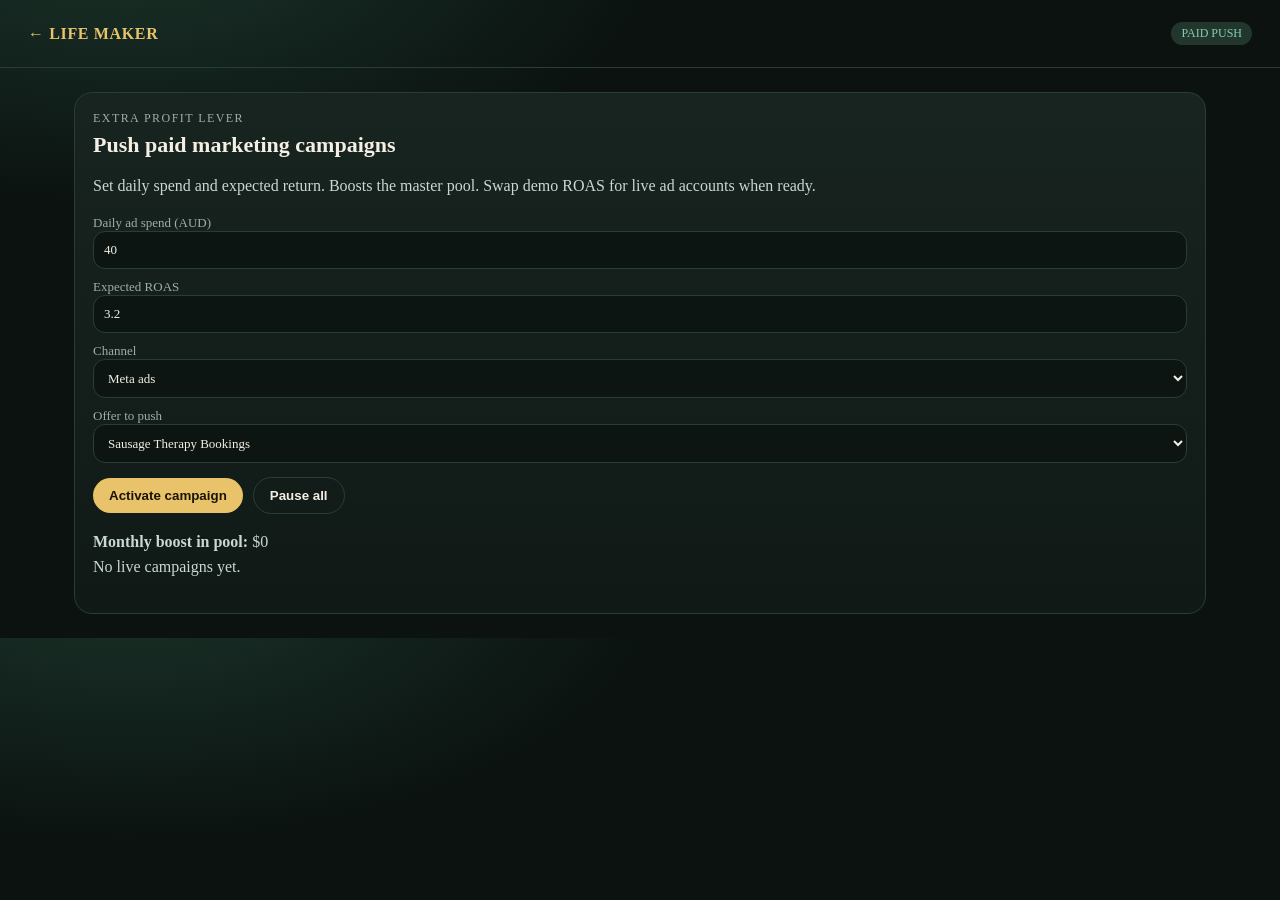
<file: campaigns.html>
<!doctype html><html lang="en"><head><meta charset="utf-8"/><meta name="viewport" content="width=device-width,initial-scale=1"/><title>Paid Campaigns</title><link rel="stylesheet" href="styles.css"/></head><body><header><a class="brand" href="index.html">&larr; LIFE MAKER</a><span class="pill">PAID PUSH</span></header><div class="wrap"><div class="card"><div class="k">Extra profit lever</div><h1 class="h">Push paid marketing campaigns</h1><p class="p">Set daily spend and expected return. Boosts the master pool. Swap demo ROAS for live ad accounts when ready.</p><label>Daily ad spend (AUD)<input id="spend" type="number" min="0" value="40"/></label><label>Expected ROAS<input id="roas" type="number" min="0" step="0.1" value="3.2"/></label><label>Channel<select id="ch"><option>Meta ads</option><option>Google Search</option><option>TikTok Spark</option><option>X promoted</option></select></label><label>Offer to push<select id="offer"></select></label><div class="row" style="margin-top:14px"><button class="btn" id="go">Activate campaign</button><button class="btn ghost" id="stop">Pause all</button></div><p class="p" id="out" style="margin-top:16px"></p></div></div><script src="fleet.js"></script><script>const offer=document.getElementById('offer');offer.innerHTML=APPS.map(a=>`<option value="${a.id}">${a.name}</option>`).join('');function show(){const boost=Number(localStorage.getItem('lm_campaign_boost')||0);const log=JSON.parse(localStorage.getItem('lm_campaigns')||'[]');document.getElementById('out').innerHTML='<strong>Monthly boost in pool:</strong> $'+boost.toLocaleString()+'<br>'+(log.length?log.map(x=>x.ch+' · '+x.offer+' · $'+x.spend+'/day · ROAS '+x.roas).join('<br>'):'No live campaigns yet.');}document.getElementById('go').onclick=()=>{const spend=+document.getElementById('spend').value;const roas=+document.getElementById('roas').value;const ch=document.getElementById('ch').value;const off=offer.selectedOptions[0].text;const monthly=Math.round(spend*30*Math.max(roas-1,0));localStorage.setItem('lm_campaign_boost',String(monthly));const log=JSON.parse(localStorage.getItem('lm_campaigns')||'[]');log.unshift({ch,offer:off,spend,roas,at:new Date().toISOString()});localStorage.setItem('lm_campaigns',JSON.stringify(log.slice(0,8)));show();};document.getElementById('stop').onclick=()=>{localStorage.removeItem('lm_campaign_boost');localStorage.removeItem('lm_campaigns');show();};show();</script></body></html>
</file>
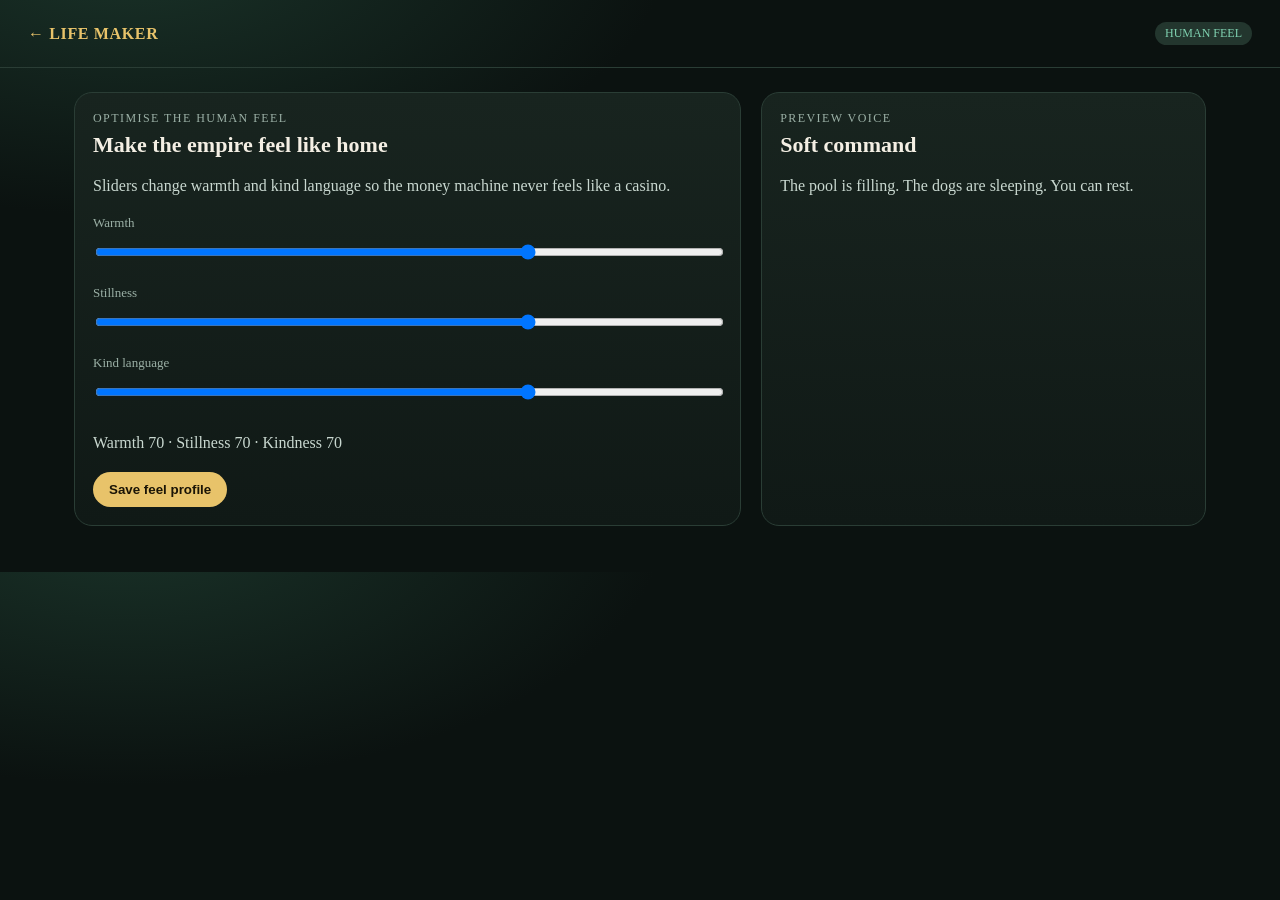
<file: feel.html>
<!doctype html><html lang="en"><head><meta charset="utf-8"/><meta name="viewport" content="width=device-width,initial-scale=1"/><title>Human Feel Studio</title><link rel="stylesheet" href="styles.css"/></head><body><header><a class="brand" href="index.html">&larr; LIFE MAKER</a><span class="pill">HUMAN FEEL</span></header><div class="wrap hero"><div class="card"><div class="k">Optimise the human feel</div><h1 class="h">Make the empire feel like home</h1><p class="p">Sliders change warmth and kind language so the money machine never feels like a casino.</p><label>Warmth<input id="w" type="range" min="0" max="100"></label><label>Stillness<input id="s" type="range" min="0" max="100"></label><label>Kind language<input id="k" type="range" min="0" max="100"></label><p class="p" id="preview"></p><button class="btn" id="save">Save feel profile</button></div><div class="card"><div class="k">Preview voice</div><h2 class="h" id="voiceTitle">Soft command</h2><p class="p" id="voice">The pool is filling. The dogs are sleeping. You can rest.</p></div></div><script>const ids=['w','s','k'];ids.forEach(id=>{const v=localStorage.getItem('lm_feel_'+id);document.getElementById(id).value=v??70;});const w_=document.getElementById('w'),s_=document.getElementById('s'),k_=document.getElementById('k');function paint(){const k=+k_.value;document.getElementById('voiceTitle').textContent=k>60?'Soft command':'Sharp command';document.getElementById('voice').textContent=k>60?'The pool is filling. The dogs are sleeping. You can rest.':'Revenue engines online. Campaign lever armed.';document.getElementById('preview').textContent=`Warmth ${w_.value} · Stillness ${s_.value} · Kindness ${k}`;}[w_,s_,k_].forEach(el=>el.oninput=paint);document.getElementById('save').onclick=()=>{ids.forEach(id=>localStorage.setItem('lm_feel_'+id,document.getElementById(id).value));document.getElementById('preview').textContent='Saved on this device.';};paint();</script></body></html>
</file>
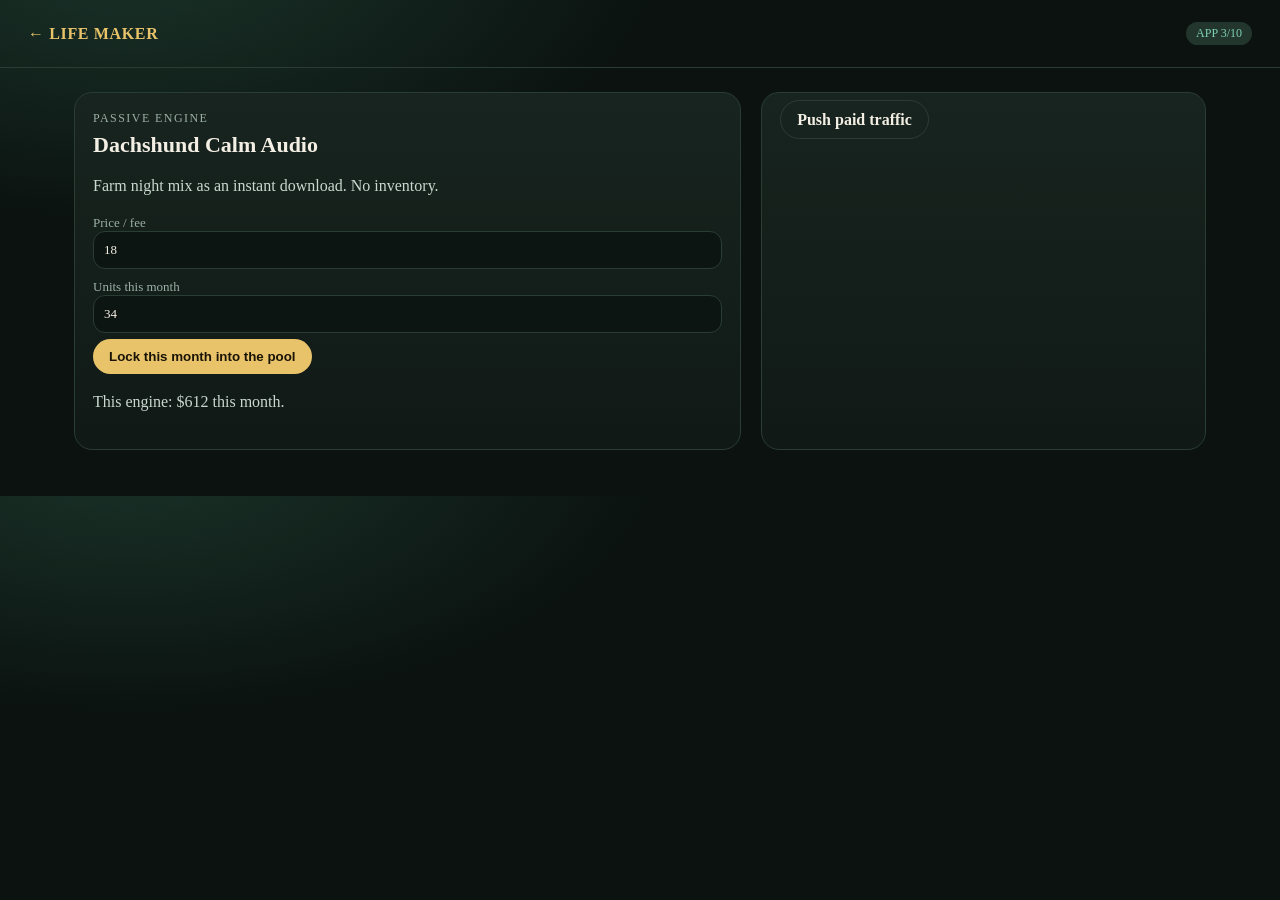
<file: apps/audio.html>
<!doctype html><html lang="en"><head><meta charset="utf-8"/><meta name="viewport" content="width=device-width,initial-scale=1"/><title>Dachshund Calm Audio</title><link rel="stylesheet" href="../styles.css"/></head><body><header><a class="brand" href="../index.html">&larr; LIFE MAKER</a><span class="pill">APP 3/10</span></header><div class="wrap hero"><div class="card"><div class="k">Passive engine</div><h1 class="h">Dachshund Calm Audio</h1><p class="p">Farm night mix as an instant download. No inventory.</p><label>Price / fee<input id="price" type="number" value="18"/></label><label>Units this month<input id="units" type="number" value="34"/></label><button class="btn" id="save">Lock this month into the pool</button><p class="p" id="sum"></p></div><div class="card"><a class="btn ghost" href="../campaigns.html">Push paid traffic</a></div></div><script>save.onclick=()=>{localStorage.setItem("lm_app_audio",JSON.stringify({price:+price.value,units:+units.value}));sum.textContent="This engine: $"+(+price.value*+units.value).toLocaleString()+" this month.";};save.onclick();</script></body></html>
</file>
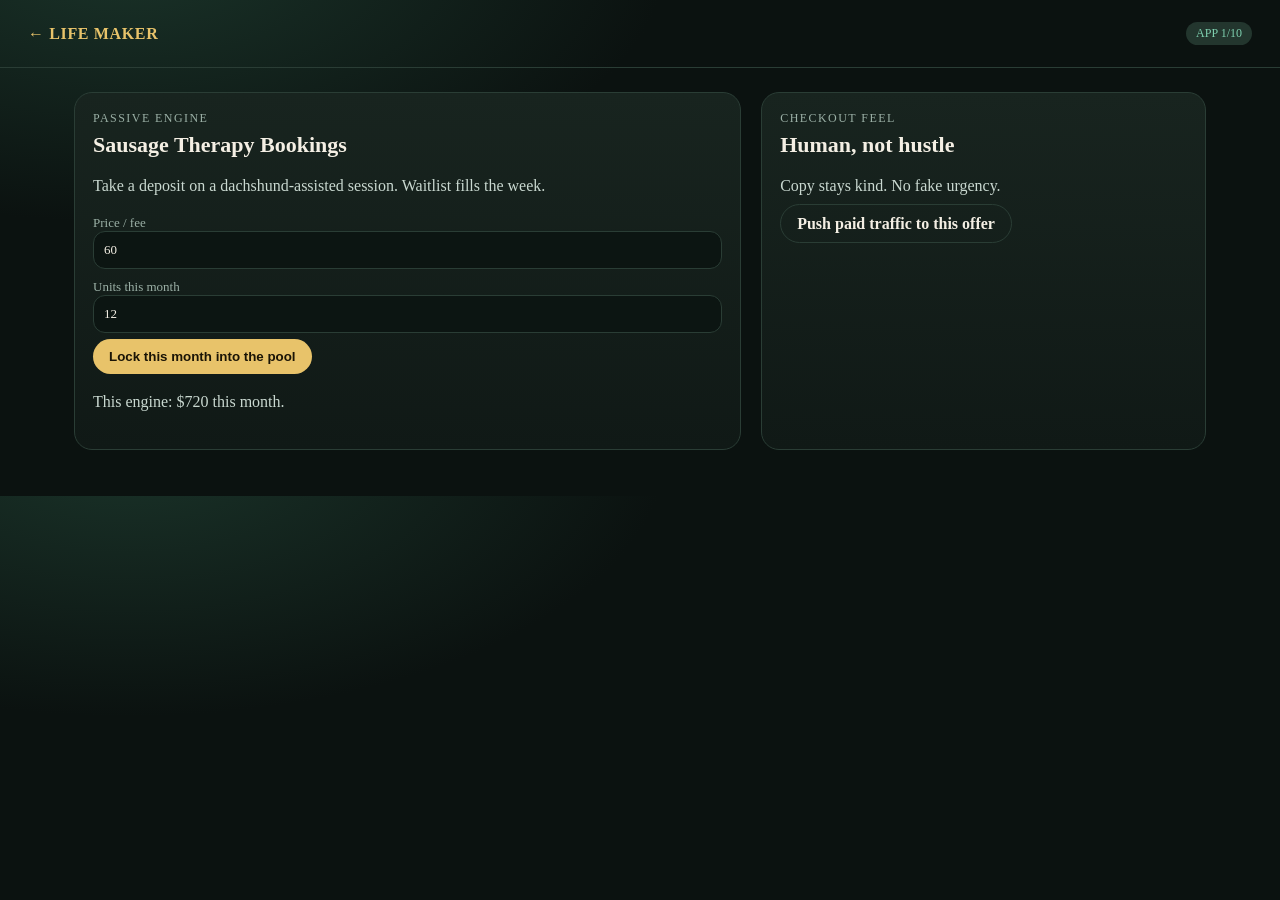
<file: apps/booking.html>
<!doctype html><html lang="en"><head><meta charset="utf-8"/><meta name="viewport" content="width=device-width,initial-scale=1"/><title>Sausage Therapy Bookings</title><link rel="stylesheet" href="../styles.css"/></head><body><header><a class="brand" href="../index.html">&larr; LIFE MAKER</a><span class="pill">APP 1/10</span></header><div class="wrap hero"><div class="card"><div class="k">Passive engine</div><h1 class="h">Sausage Therapy Bookings</h1><p class="p">Take a deposit on a dachshund-assisted session. Waitlist fills the week.</p><label>Price / fee<input id="price" type="number" value="60"/></label><label>Units this month<input id="units" type="number" value="12"/></label><button class="btn" id="save">Lock this month into the pool</button><p class="p" id="sum"></p></div><div class="card"><div class="k">Checkout feel</div><h2 class="h">Human, not hustle</h2><p class="p">Copy stays kind. No fake urgency.</p><a class="btn ghost" href="../campaigns.html">Push paid traffic to this offer</a></div></div><script>const key="lm_app_booking";const saved=JSON.parse(localStorage.getItem(key)||"null");if(saved){document.getElementById("price").value=saved.price;document.getElementById("units").value=saved.units;}function paint(){const p=+document.getElementById("price").value,u=+document.getElementById("units").value;document.getElementById("sum").textContent="This engine: $"+(p*u).toLocaleString()+" this month.";}document.getElementById("save").onclick=()=>{localStorage.setItem(key,JSON.stringify({price:+document.getElementById("price").value,units:+document.getElementById("units").value}));paint();};paint();</script></body></html>
</file>
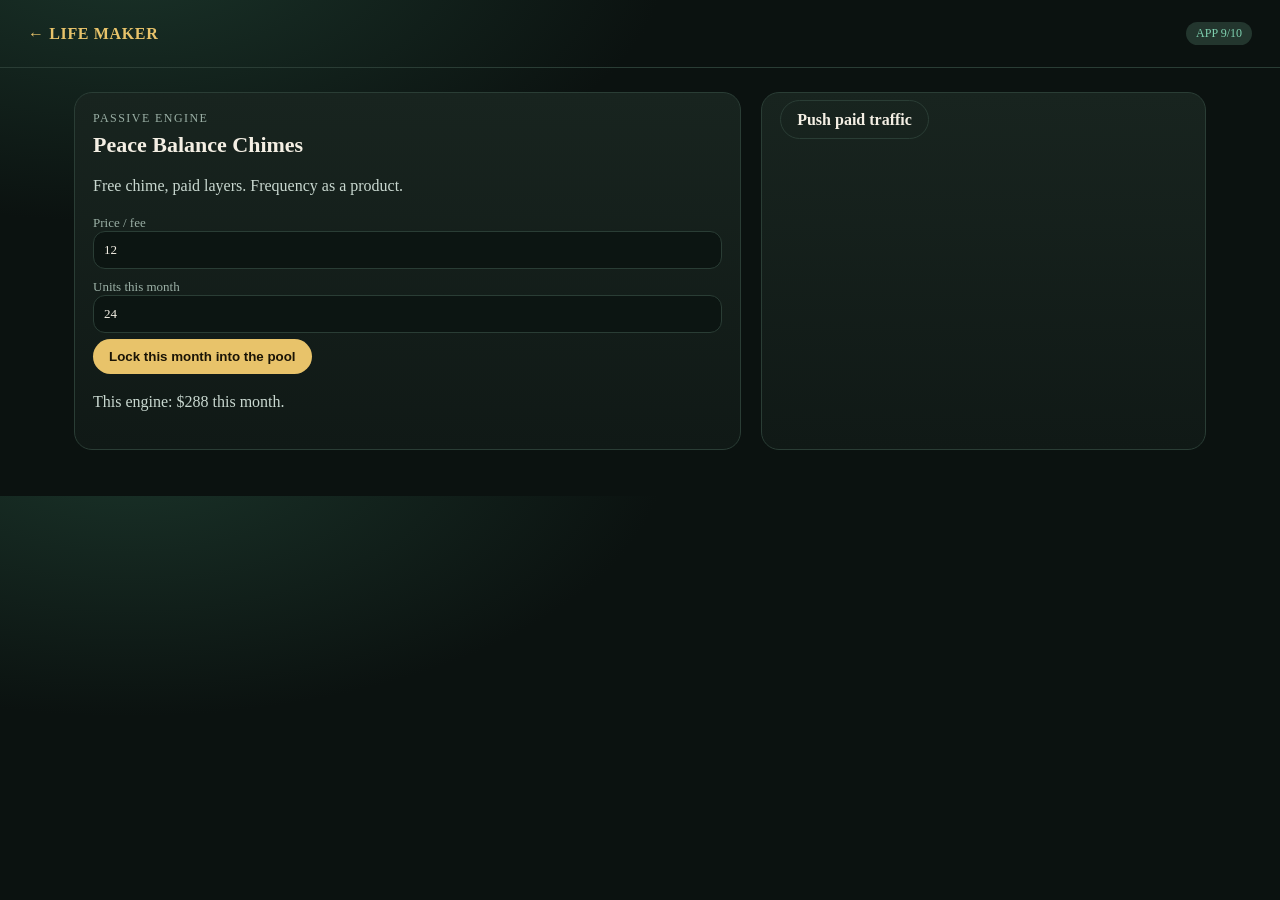
<file: apps/chimes.html>
<!doctype html><html lang="en"><head><meta charset="utf-8"/><meta name="viewport" content="width=device-width,initial-scale=1"/><title>Peace Balance Chimes</title><link rel="stylesheet" href="../styles.css"/></head><body><header><a class="brand" href="../index.html">&larr; LIFE MAKER</a><span class="pill">APP 9/10</span></header><div class="wrap hero"><div class="card"><div class="k">Passive engine</div><h1 class="h">Peace Balance Chimes</h1><p class="p">Free chime, paid layers. Frequency as a product.</p><label>Price / fee<input id="price" type="number" value="12"/></label><label>Units this month<input id="units" type="number" value="24"/></label><button class="btn" id="save">Lock this month into the pool</button><p class="p" id="sum"></p></div><div class="card"><a class="btn ghost" href="../campaigns.html">Push paid traffic</a></div></div><script>save.onclick=()=>{localStorage.setItem("lm_app_chimes",JSON.stringify({price:+price.value,units:+units.value}));sum.textContent="This engine: $"+(+price.value*+units.value).toLocaleString()+" this month.";};save.onclick();</script></body></html>
</file>
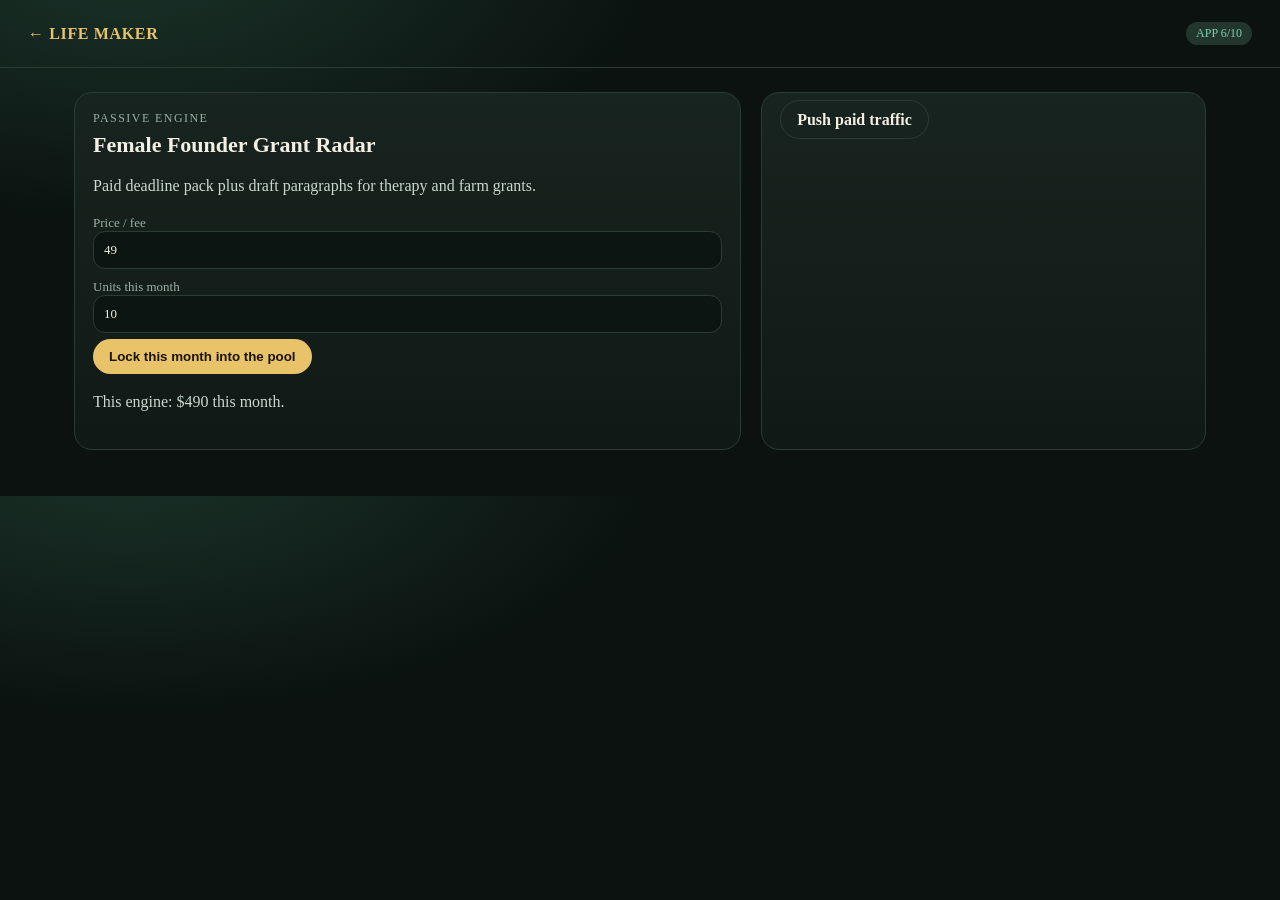
<file: apps/grants.html>
<!doctype html><html lang="en"><head><meta charset="utf-8"/><meta name="viewport" content="width=device-width,initial-scale=1"/><title>Female Founder Grant Radar</title><link rel="stylesheet" href="../styles.css"/></head><body><header><a class="brand" href="../index.html">&larr; LIFE MAKER</a><span class="pill">APP 6/10</span></header><div class="wrap hero"><div class="card"><div class="k">Passive engine</div><h1 class="h">Female Founder Grant Radar</h1><p class="p">Paid deadline pack plus draft paragraphs for therapy and farm grants.</p><label>Price / fee<input id="price" type="number" value="49"/></label><label>Units this month<input id="units" type="number" value="10"/></label><button class="btn" id="save">Lock this month into the pool</button><p class="p" id="sum"></p></div><div class="card"><a class="btn ghost" href="../campaigns.html">Push paid traffic</a></div></div><script>save.onclick=()=>{localStorage.setItem("lm_app_grants",JSON.stringify({price:+price.value,units:+units.value}));sum.textContent="This engine: $"+(+price.value*+units.value).toLocaleString()+" this month.";};save.onclick();</script></body></html>
</file>
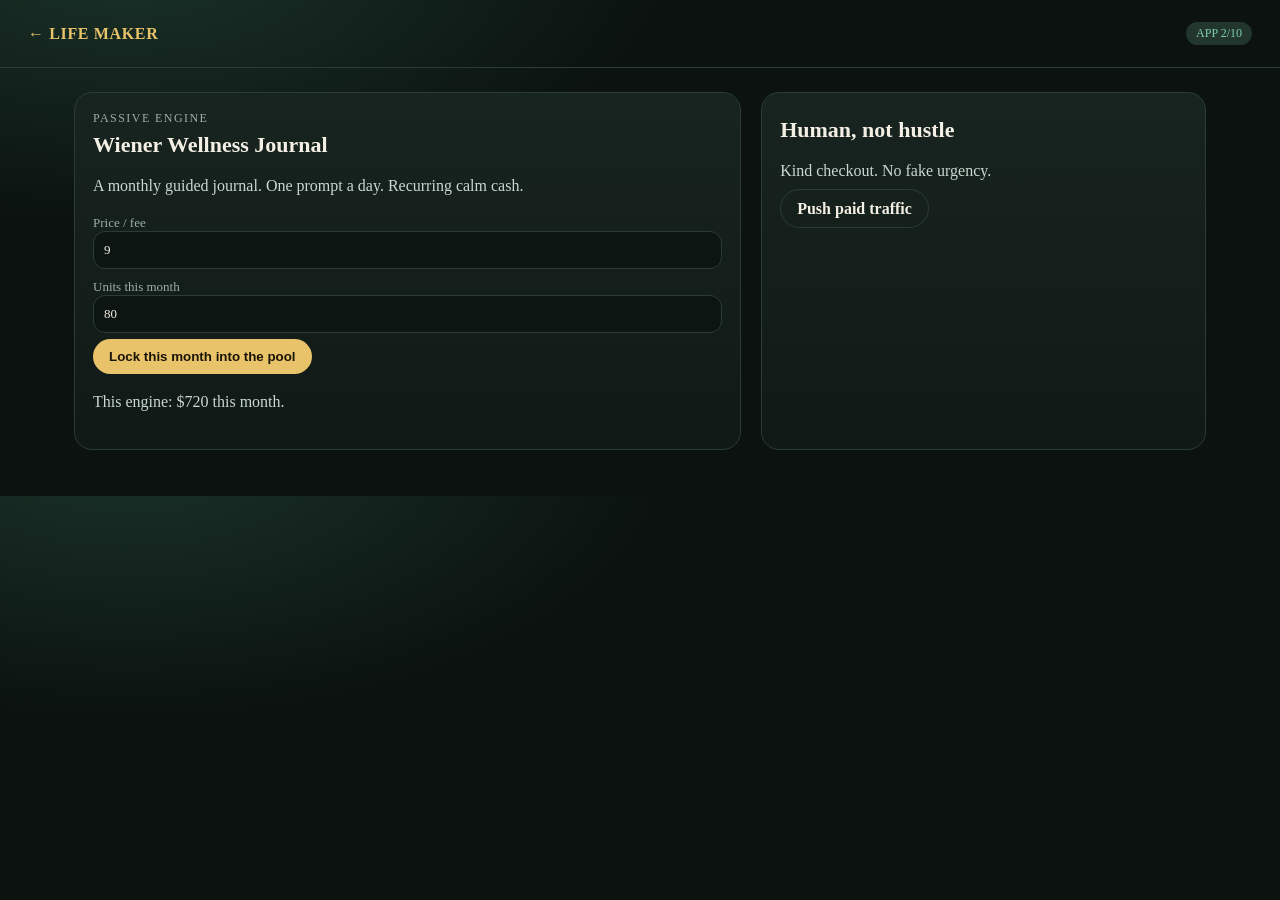
<file: apps/journal.html>
<!doctype html><html lang="en"><head><meta charset="utf-8"/><meta name="viewport" content="width=device-width,initial-scale=1"/><title>Wiener Wellness Journal</title><link rel="stylesheet" href="../styles.css"/></head><body><header><a class="brand" href="../index.html">&larr; LIFE MAKER</a><span class="pill">APP 2/10</span></header><div class="wrap hero"><div class="card"><div class="k">Passive engine</div><h1 class="h">Wiener Wellness Journal</h1><p class="p">A monthly guided journal. One prompt a day. Recurring calm cash.</p><label>Price / fee<input id="price" type="number" value="9"/></label><label>Units this month<input id="units" type="number" value="80"/></label><button class="btn" id="save">Lock this month into the pool</button><p class="p" id="sum"></p></div><div class="card"><h2 class="h">Human, not hustle</h2><p class="p">Kind checkout. No fake urgency.</p><a class="btn ghost" href="../campaigns.html">Push paid traffic</a></div></div><script>const key="lm_app_journal";function paint(){document.getElementById("sum").textContent="This engine: $"+(+price.value*+units.value).toLocaleString()+" this month.";}save.onclick=()=>{localStorage.setItem(key,JSON.stringify({price:+price.value,units:+units.value}));paint();};paint();</script></body></html>
</file>
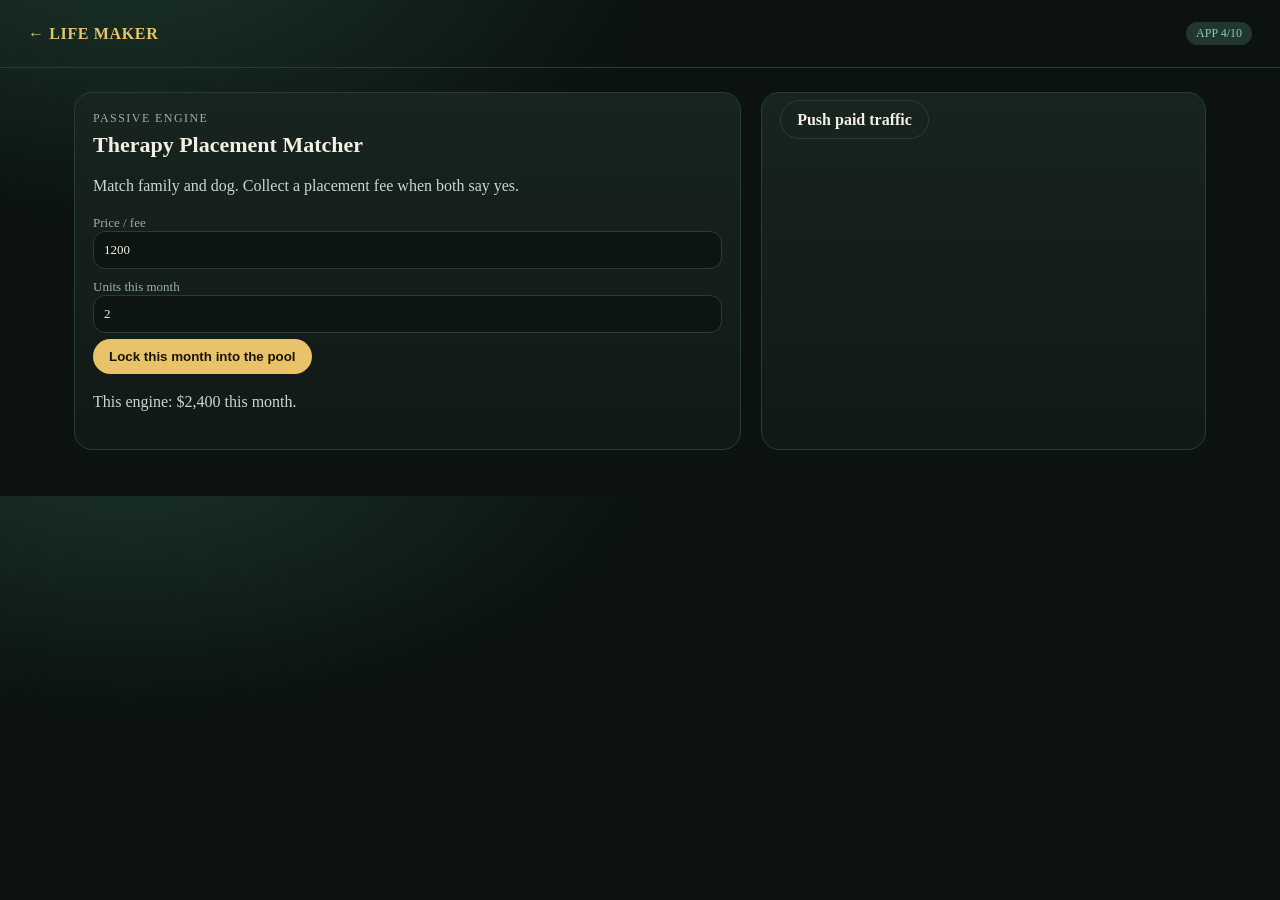
<file: apps/matcher.html>
<!doctype html><html lang="en"><head><meta charset="utf-8"/><meta name="viewport" content="width=device-width,initial-scale=1"/><title>Therapy Placement Matcher</title><link rel="stylesheet" href="../styles.css"/></head><body><header><a class="brand" href="../index.html">&larr; LIFE MAKER</a><span class="pill">APP 4/10</span></header><div class="wrap hero"><div class="card"><div class="k">Passive engine</div><h1 class="h">Therapy Placement Matcher</h1><p class="p">Match family and dog. Collect a placement fee when both say yes.</p><label>Price / fee<input id="price" type="number" value="1200"/></label><label>Units this month<input id="units" type="number" value="2"/></label><button class="btn" id="save">Lock this month into the pool</button><p class="p" id="sum"></p></div><div class="card"><a class="btn ghost" href="../campaigns.html">Push paid traffic</a></div></div><script>save.onclick=()=>{localStorage.setItem("lm_app_matcher",JSON.stringify({price:+price.value,units:+units.value}));sum.textContent="This engine: $"+(+price.value*+units.value).toLocaleString()+" this month.";};save.onclick();</script></body></html>
</file>
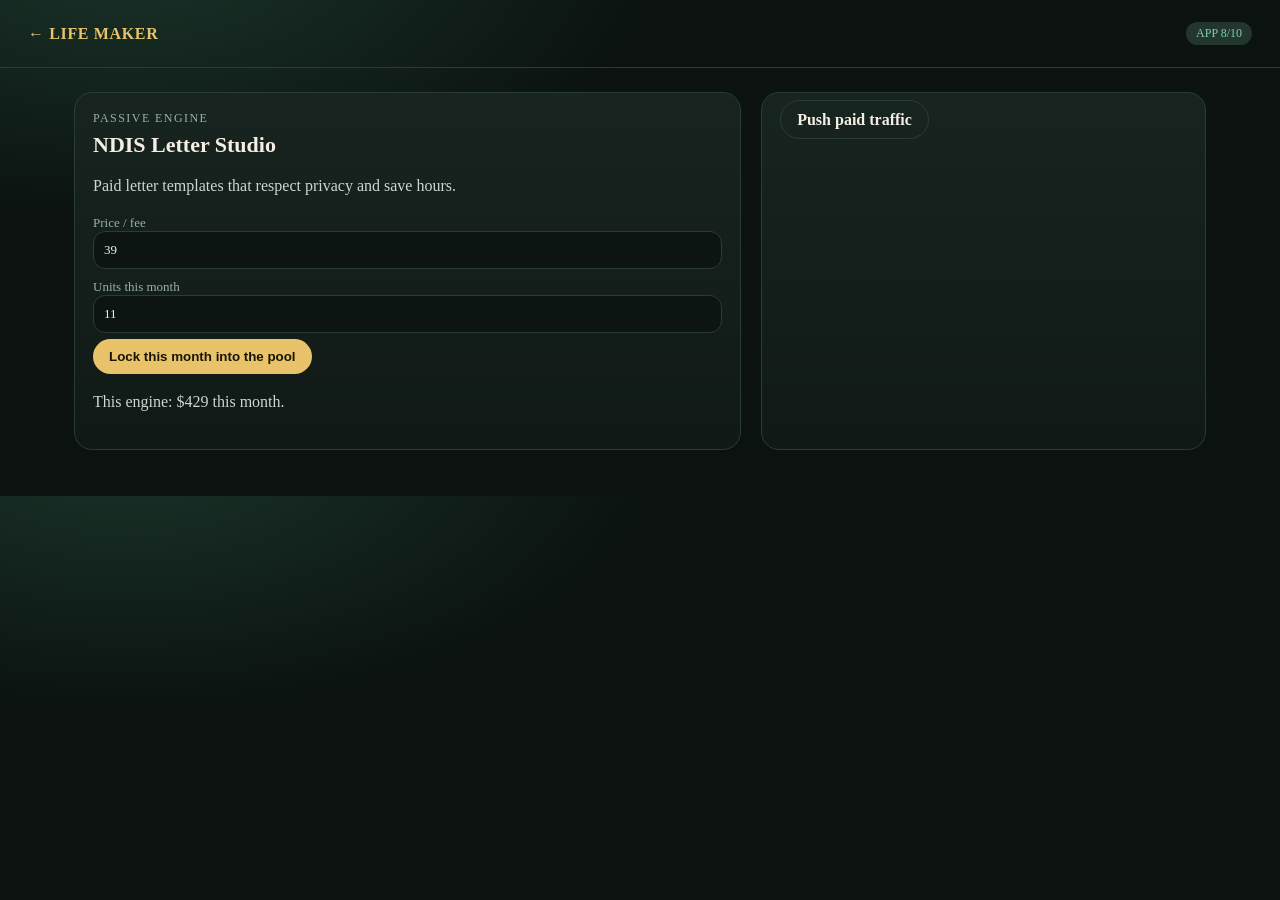
<file: apps/ndis.html>
<!doctype html><html lang="en"><head><meta charset="utf-8"/><meta name="viewport" content="width=device-width,initial-scale=1"/><title>NDIS Letter Studio</title><link rel="stylesheet" href="../styles.css"/></head><body><header><a class="brand" href="../index.html">&larr; LIFE MAKER</a><span class="pill">APP 8/10</span></header><div class="wrap hero"><div class="card"><div class="k">Passive engine</div><h1 class="h">NDIS Letter Studio</h1><p class="p">Paid letter templates that respect privacy and save hours.</p><label>Price / fee<input id="price" type="number" value="39"/></label><label>Units this month<input id="units" type="number" value="11"/></label><button class="btn" id="save">Lock this month into the pool</button><p class="p" id="sum"></p></div><div class="card"><a class="btn ghost" href="../campaigns.html">Push paid traffic</a></div></div><script>save.onclick=()=>{localStorage.setItem("lm_app_ndis",JSON.stringify({price:+price.value,units:+units.value}));sum.textContent="This engine: $"+(+price.value*+units.value).toLocaleString()+" this month.";};save.onclick();</script></body></html>
</file>
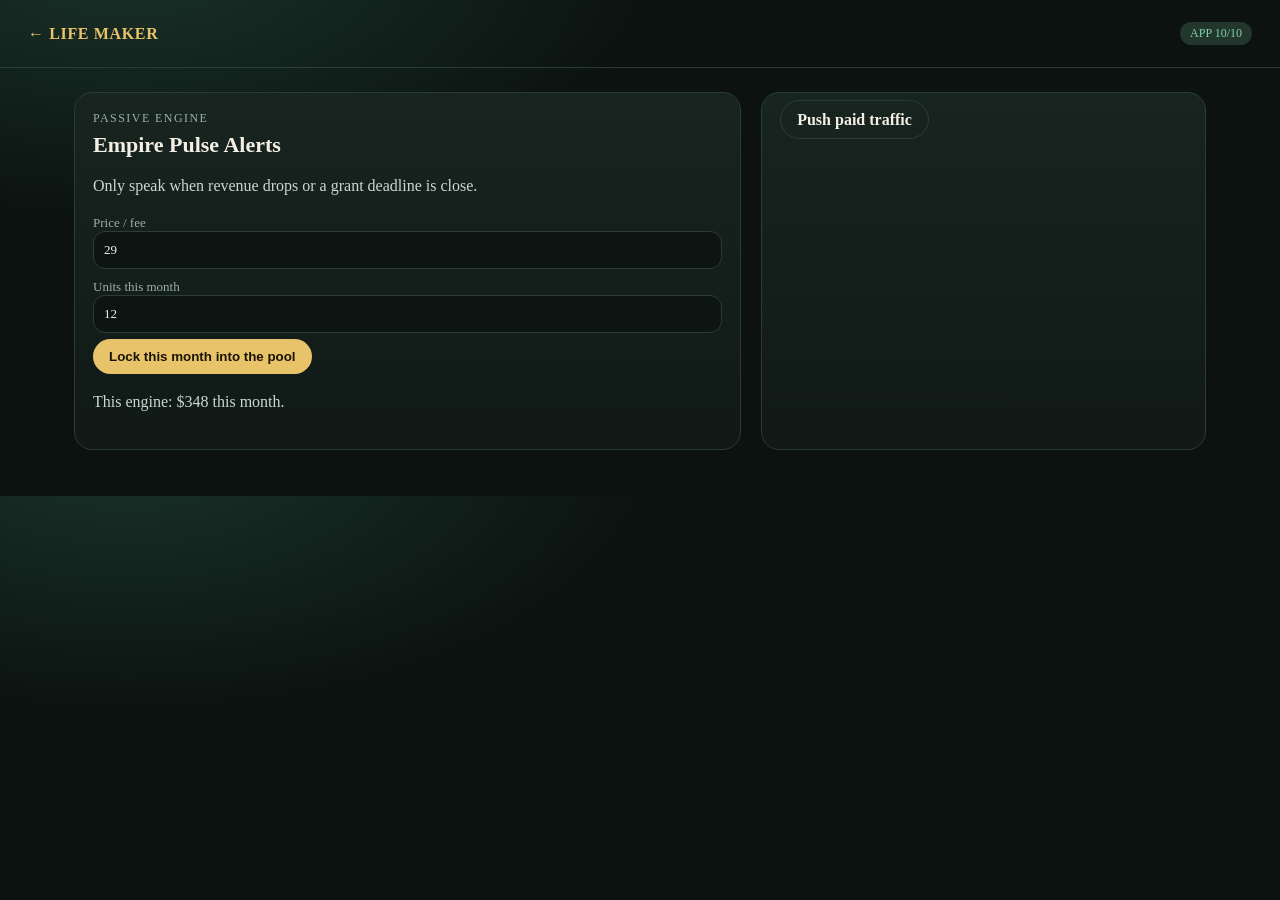
<file: apps/pulse.html>
<!doctype html><html lang="en"><head><meta charset="utf-8"/><meta name="viewport" content="width=device-width,initial-scale=1"/><title>Empire Pulse Alerts</title><link rel="stylesheet" href="../styles.css"/></head><body><header><a class="brand" href="../index.html">&larr; LIFE MAKER</a><span class="pill">APP 10/10</span></header><div class="wrap hero"><div class="card"><div class="k">Passive engine</div><h1 class="h">Empire Pulse Alerts</h1><p class="p">Only speak when revenue drops or a grant deadline is close.</p><label>Price / fee<input id="price" type="number" value="29"/></label><label>Units this month<input id="units" type="number" value="12"/></label><button class="btn" id="save">Lock this month into the pool</button><p class="p" id="sum"></p></div><div class="card"><a class="btn ghost" href="../campaigns.html">Push paid traffic</a></div></div><script>save.onclick=()=>{localStorage.setItem("lm_app_pulse",JSON.stringify({price:+price.value,units:+units.value}));sum.textContent="This engine: $"+(+price.value*+units.value).toLocaleString()+" this month.";};save.onclick();</script></body></html>
</file>
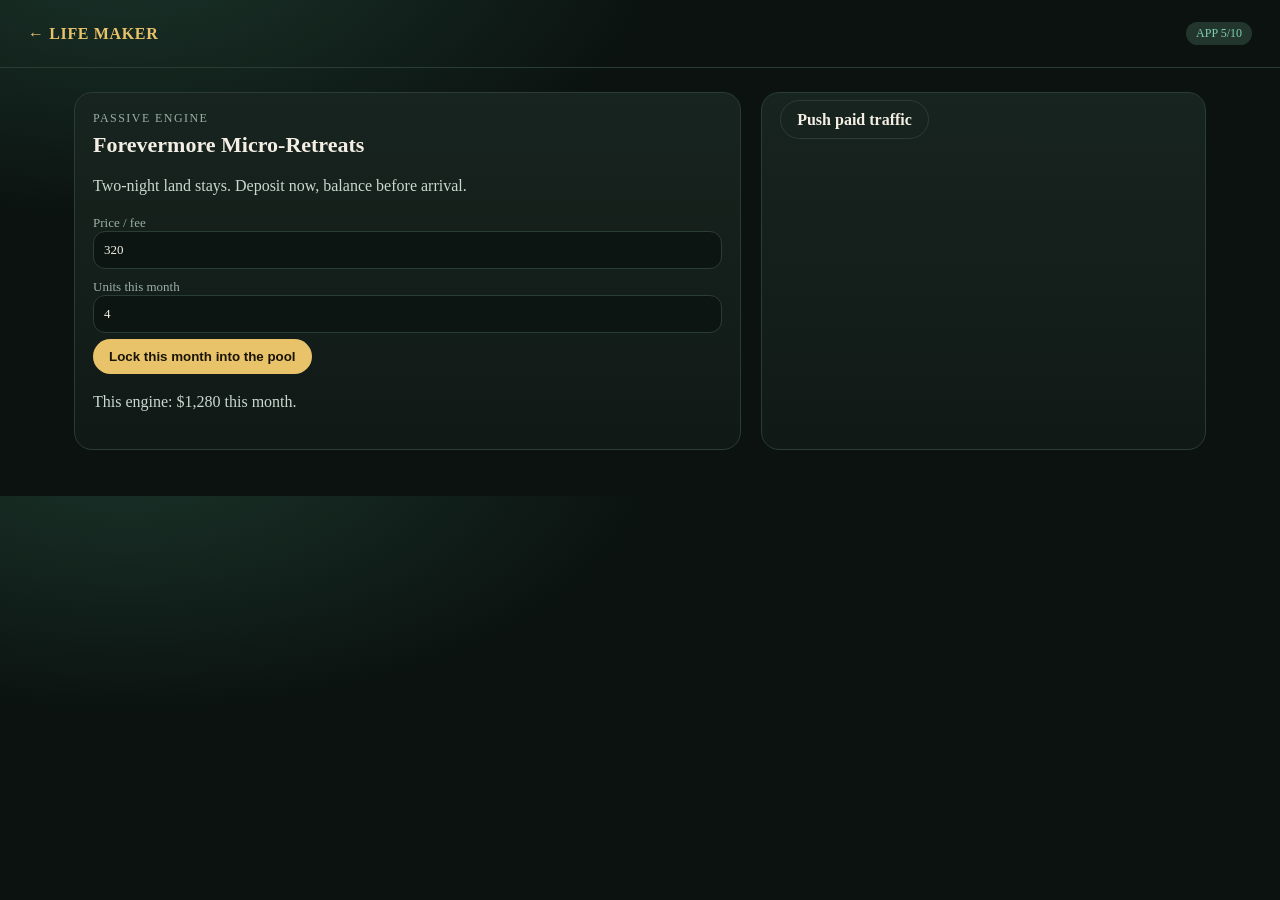
<file: apps/retreat.html>
<!doctype html><html lang="en"><head><meta charset="utf-8"/><meta name="viewport" content="width=device-width,initial-scale=1"/><title>Forevermore Micro-Retreats</title><link rel="stylesheet" href="../styles.css"/></head><body><header><a class="brand" href="../index.html">&larr; LIFE MAKER</a><span class="pill">APP 5/10</span></header><div class="wrap hero"><div class="card"><div class="k">Passive engine</div><h1 class="h">Forevermore Micro-Retreats</h1><p class="p">Two-night land stays. Deposit now, balance before arrival.</p><label>Price / fee<input id="price" type="number" value="320"/></label><label>Units this month<input id="units" type="number" value="4"/></label><button class="btn" id="save">Lock this month into the pool</button><p class="p" id="sum"></p></div><div class="card"><a class="btn ghost" href="../campaigns.html">Push paid traffic</a></div></div><script>save.onclick=()=>{localStorage.setItem("lm_app_retreat",JSON.stringify({price:+price.value,units:+units.value}));sum.textContent="This engine: $"+(+price.value*+units.value).toLocaleString()+" this month.";};save.onclick();</script></body></html>
</file>
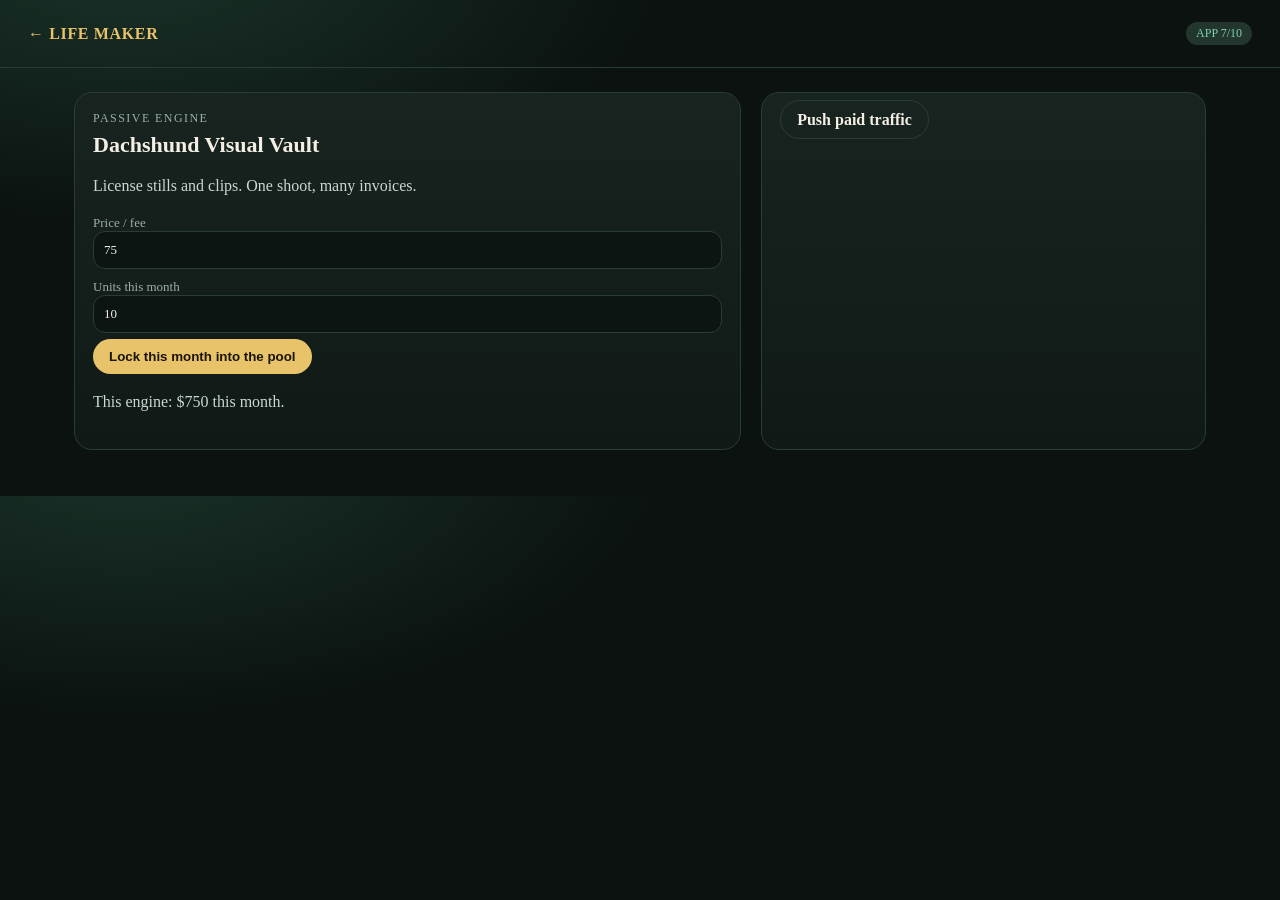
<file: apps/vault.html>
<!doctype html><html lang="en"><head><meta charset="utf-8"/><meta name="viewport" content="width=device-width,initial-scale=1"/><title>Dachshund Visual Vault</title><link rel="stylesheet" href="../styles.css"/></head><body><header><a class="brand" href="../index.html">&larr; LIFE MAKER</a><span class="pill">APP 7/10</span></header><div class="wrap hero"><div class="card"><div class="k">Passive engine</div><h1 class="h">Dachshund Visual Vault</h1><p class="p">License stills and clips. One shoot, many invoices.</p><label>Price / fee<input id="price" type="number" value="75"/></label><label>Units this month<input id="units" type="number" value="10"/></label><button class="btn" id="save">Lock this month into the pool</button><p class="p" id="sum"></p></div><div class="card"><a class="btn ghost" href="../campaigns.html">Push paid traffic</a></div></div><script>save.onclick=()=>{localStorage.setItem("lm_app_vault",JSON.stringify({price:+price.value,units:+units.value}));sum.textContent="This engine: $"+(+price.value*+units.value).toLocaleString()+" this month.";};save.onclick();</script></body></html>
</file>
<file: styles.css>
:root{--bg:#0b1210;--card:#14201b;--gold:#e8c36a;--mint:#7fd1b0;--ink:#f4efe4;--muted:#9bb0a6;--line:#2a3d35}*{box-sizing:border-box}html,body{margin:0;background:radial-gradient(1200px 600px at 10% -10%,#1a3329 0%,var(--bg) 45%);color:var(--ink);font-family:Georgia,serif}a{color:var(--gold);text-decoration:none}header,footer{padding:22px 28px;display:flex;justify-content:space-between;align-items:center;gap:16px;border-bottom:1px solid var(--line)}footer{border-top:1px solid var(--line);border-bottom:0;color:var(--muted);font-size:14px}.brand{font-weight:700;letter-spacing:.04em}.wrap{max-width:1180px;margin:0 auto;padding:24px}.grid{display:grid;grid-template-columns:repeat(auto-fit,minmax(250px,1fr));gap:16px}.card{background:linear-gradient(180deg,#18241f,#101916);border:1px solid var(--line);border-radius:18px;padding:18px}.k{color:var(--muted);font-size:12px;letter-spacing:.12em;text-transform:uppercase}.h{margin:6px 0 10px;font-size:22px}.p{color:#c9d8d0;line-height:1.55}.row{display:flex;gap:10px;flex-wrap:wrap;align-items:center}.btn{border:0;border-radius:999px;padding:10px 16px;background:var(--gold);color:#1a1406;font-weight:700;cursor:pointer}.btn.ghost{background:transparent;color:var(--ink);border:1px solid var(--line)}.num{font-size:32px;color:var(--mint)}.pill{font-size:12px;padding:4px 10px;border-radius:999px;background:#23362e;color:var(--mint)}input,select{width:100%;background:#0c1512;border:1px solid var(--line);color:var(--ink);border-radius:12px;padding:10px;font:inherit}label{display:block;margin:10px 0 6px;color:var(--muted);font-size:13px}.bar{height:8px;background:#0c1512;border-radius:99px;overflow:hidden}i.fill{display:block;height:100%;background:linear-gradient(90deg,var(--mint),var(--gold))}.note{font-size:13px;color:var(--muted)}.hero{display:grid;grid-template-columns:1.2fr .8fr;gap:20px;margin-bottom:22px}@media(max-width:800px){.hero{grid-template-columns:1fr}}
</file>
